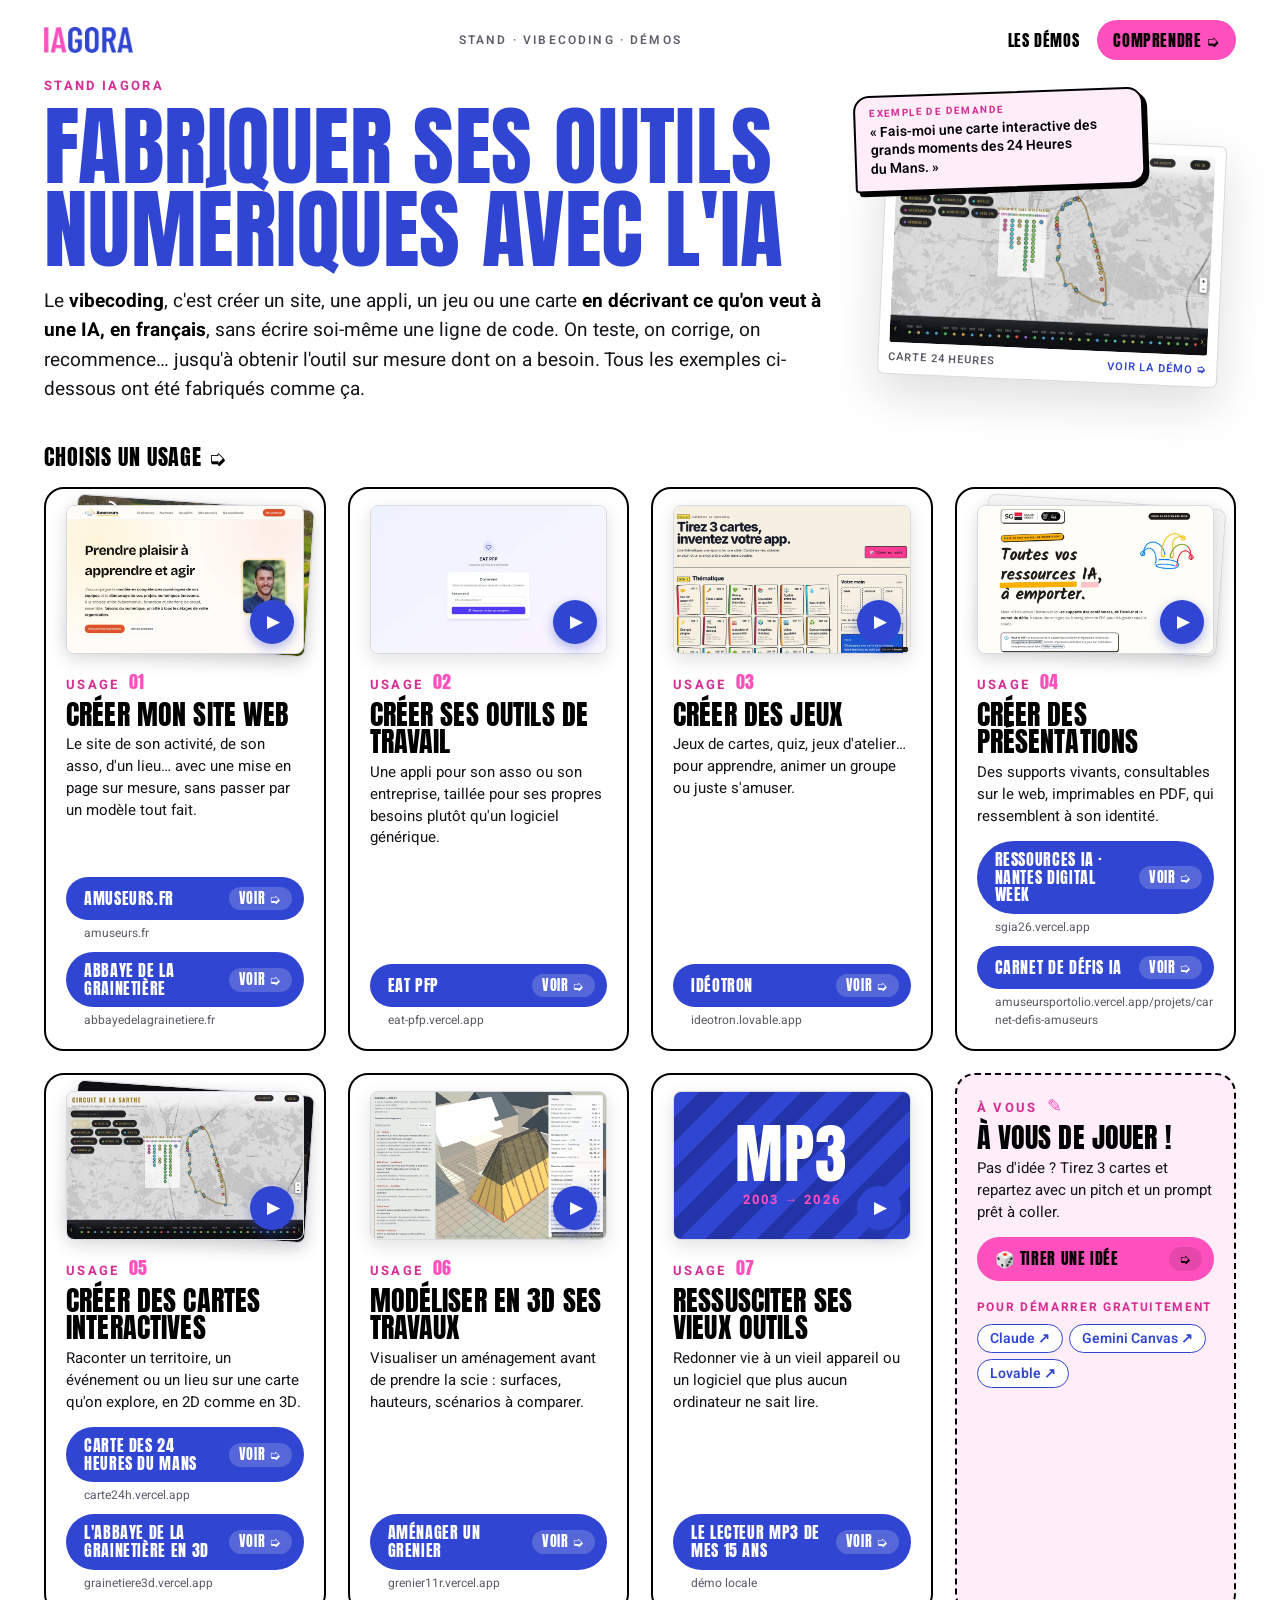
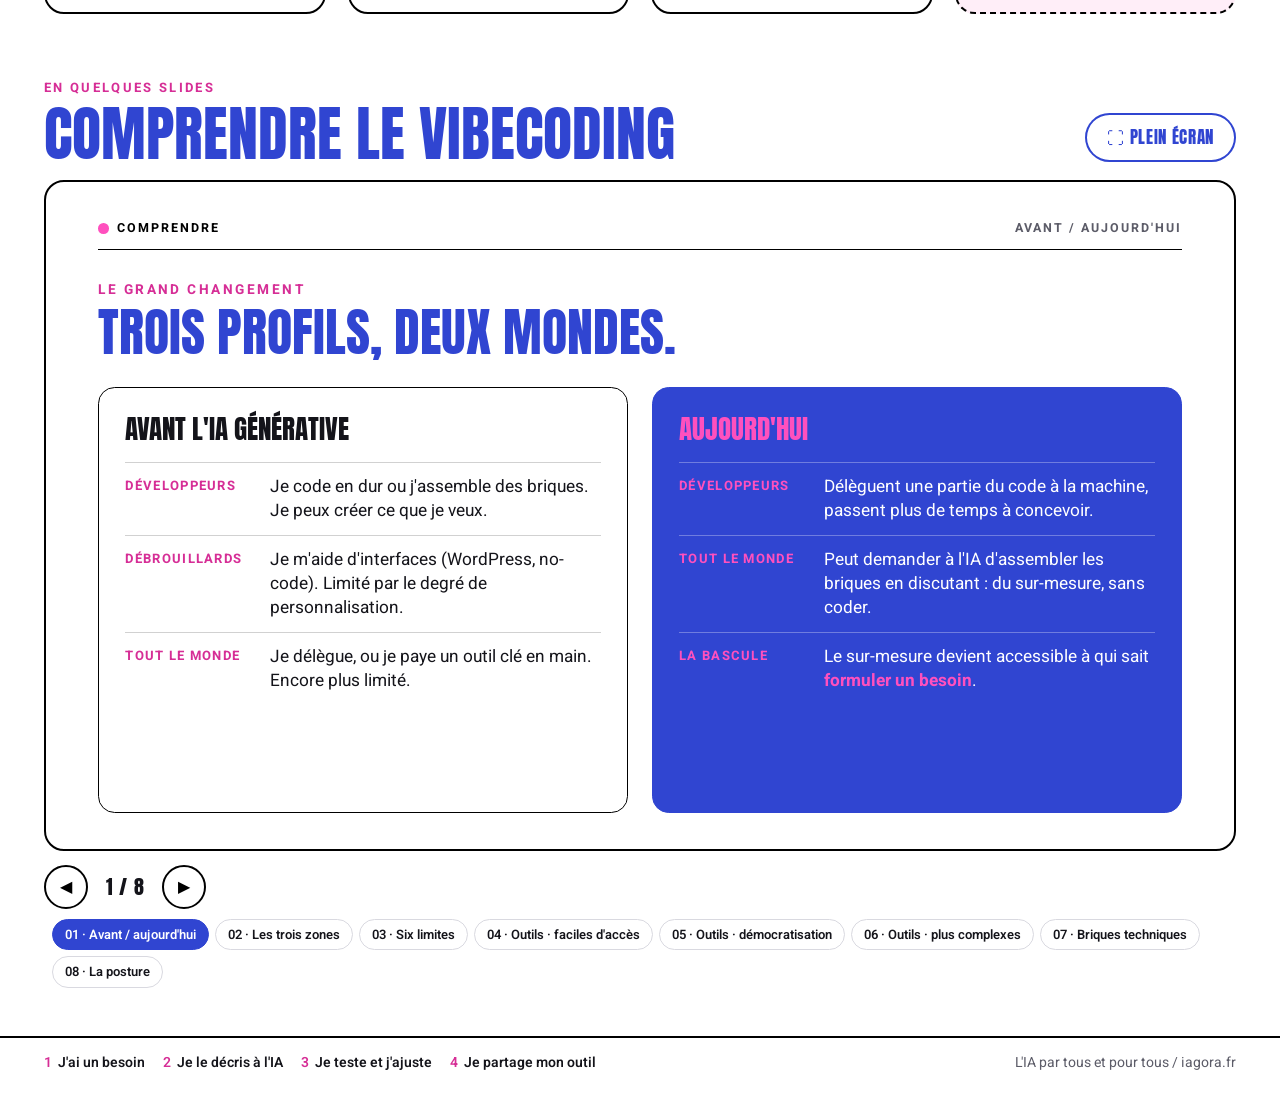
<file: index.html>
<!doctype html>
<html lang="fr">
<head>
  <meta charset="utf-8">
  <meta name="viewport" content="width=device-width, initial-scale=1">
  <title>Fabriquer ses outils numériques avec l'IA</title>
  <meta name="description" content="Stand IAgora : découvrir le vibecoding en démos. Sites web, outils de travail, jeux, présentations, cartes, 3D… fabriqués en discutant avec l'IA.">
  <link rel="icon" href="assets/logo-iagora.png">
  <link rel="preconnect" href="https://fonts.googleapis.com">
  <link rel="preconnect" href="https://fonts.gstatic.com" crossorigin>
  <link href="https://fonts.googleapis.com/css2?family=Anton&family=Heebo:wght@400;600;700&display=swap" rel="stylesheet">
  <link rel="stylesheet" href="style.css">
  <script src="app.js" defer></script>
</head>
<body>
  <header>
    <div class="wrap">
      <a href="https://iagora.fr/" aria-label="IAgora"><img class="logo" src="assets/logo-iagora.png" alt="IAgora"></a>
      <span class="tag">Stand · Vibecoding · Démos</span>
      <nav class="nav">
        <a class="nav-link" href="#demos">Les démos</a>
        <a class="nav-link nav-pill" href="#comprendre">Comprendre ➭</a>
      </nav>
    </div>
  </header>

  <main>
    <div class="wrap">
      <div class="hero">
        <div>
          <p class="eyebrow">Stand IAgora</p>
          <h1>Fabriquer ses outils numériques <span class="nowrap">avec l'IA</span></h1>
          <p class="lead">Le <strong>vibecoding</strong>, c'est créer un site, une appli, un jeu ou une carte <strong>en décrivant ce qu'on veut à une IA, en français</strong>, sans écrire soi-même une ligne de code. On teste, on corrige, on recommence… jusqu'à obtenir l'outil sur mesure dont on a besoin. Tous les exemples ci-dessous ont été fabriqués comme ça.</p>
        </div>
        <button class="hero-demo" type="button" data-demo="carte24h" aria-label="Ouvrir la démo : la carte interactive des 24 Heures du Mans">
          <span class="bulle"><small>Exemple de demande</small>«&nbsp;Fais-moi une carte interactive des grands moments des 24&nbsp;Heures du&nbsp;Mans.&nbsp;»</span>
          <img src="assets/demos/carte24h.webp" width="800" height="500" alt="">
          <span class="hero-legende"><span>Carte 24 Heures</span><span>Voir la démo ➭</span></span>
        </button>
      </div>

      <h2 class="choose" id="demos">Choisis un usage ➭</h2>
      <div class="usages" id="usages"></div>

      <section class="comprendre" id="comprendre" aria-labelledby="comprendre-titre">
        <div class="comprendre-head">
          <div>
            <p class="eyebrow">En quelques slides</p>
            <h2 class="section-title" id="comprendre-titre">Comprendre le vibecoding</h2>
          </div>
          <button class="cta cta-outline" type="button" id="deck-fs">⛶ Plein écran</button>
        </div>

        <div class="deck" id="deck" tabindex="0" aria-roledescription="diaporama" aria-label="Diaporama : comprendre le vibecoding">
          <div class="deck-stage">

            <!-- Slide 1 · Avant / Aujourd'hui -->
            <article class="slide" data-title="Avant / aujourd'hui">
              <div class="s-chrome"><span><i class="dot"></i>Comprendre</span><span>Avant / Aujourd'hui</span></div>
              <p class="s-eyebrow">Le grand changement</p>
              <h3 class="s-title">Trois profils, deux mondes.</h3>
              <div class="s-world">
                <div class="s-side">
                  <h4>Avant l'IA générative</h4>
                  <div class="s-row"><b>Développeurs</b><span>Je code en dur ou j'assemble des briques. Je peux créer ce que je veux.</span></div>
                  <div class="s-row"><b>Débrouillards</b><span>Je m'aide d'interfaces (WordPress, no-code). Limité par le degré de personnalisation.</span></div>
                  <div class="s-row"><b>Tout le monde</b><span>Je délègue, ou je paye un outil clé en main. Encore plus limité.</span></div>
                </div>
                <div class="s-side after">
                  <h4>Aujourd'hui</h4>
                  <div class="s-row"><b>Développeurs</b><span>Délèguent une partie du code à la machine, passent plus de temps à concevoir.</span></div>
                  <div class="s-row"><b>Tout le monde</b><span>Peut demander à l'IA d'assembler les briques en discutant&nbsp;: du sur-mesure, sans coder.</span></div>
                  <div class="s-row"><b>La bascule</b><span>Le sur-mesure devient accessible à qui sait <strong>formuler un besoin</strong>.</span></div>
                </div>
              </div>
            </article>

            <!-- Slide 2 · Trois zones -->
            <article class="slide" data-title="Les trois zones">
              <div class="s-chrome"><span><i class="dot"></i>Comprendre</span><span>Cartographie</span></div>
              <p class="s-eyebrow">Savoir où l'on met les pieds</p>
              <h3 class="s-title">Les trois zones du vibe coding.</h3>
              <div class="s-g3">
                <div class="s-card zone z1"><div class="s-n">01</div><h4>La zone confortable</h4><p>Pages statiques, jeux, prototypes, outils perso, sites vitrines simples. L'IA est à l'aise, vous itérez vite.</p></div>
                <div class="s-card zone z2"><div class="s-n">02</div><h4>La zone exigeante</h4><p>Applis avec données, comptes utilisateurs, intégrations. Possible, mais il faut comprendre quelques concepts.</p></div>
                <div class="s-card zone z3"><div class="s-n">03</div><h4>La zone à éviter</h4><p>Logiciels critiques, paiements, données sensibles, fortes contraintes de sécurité. Mieux vaut s'entourer.</p></div>
              </div>
              <p class="s-src">D'après Alexis Kovalenko, <b>«&nbsp;Que faut-il vibe coder&nbsp;?&nbsp;»</b></p>
            </article>

            <!-- Slide 3 · Limites -->
            <article class="slide" data-title="Six limites">
              <div class="s-chrome"><span><i class="dot alert"></i>Comprendre</span><span>Limites</span></div>
              <p class="s-eyebrow">Ne pas s'enflammer</p>
              <h3 class="s-title">Six limites à garder en tête.</h3>
              <div class="s-g3 compact">
                <div class="s-card"><p class="s-k">01 · Qualité</p><h4>Le code n'est pas toujours bon.</h4><p>Il fonctionne souvent, mais peut être lourd, redondant, fragile sur les cas tordus.</p></div>
                <div class="s-card"><p class="s-k">02 · Sécurité</p><h4>Des failles invisibles.</h4><p>Clés exposées, requêtes non protégées, données mal isolées. À auditer dès que c'est public.</p></div>
                <div class="s-card"><p class="s-k">03 · Maintenance</p><h4>Qui reprend le projet dans 6&nbsp;mois&nbsp;?</h4><p>Sans documentation ni relecture humaine, un projet vibe-codé devient vite illisible.</p></div>
                <div class="s-card"><p class="s-k">04 · Fiabilité</p><h4>Monter en puissance.</h4><p>Ça marche pour 10 utilisateurs, pas forcément pour 10&nbsp;000. Charge, cas limites, performances.</p></div>
                <div class="s-card"><p class="s-k">05 · Intérêt</p><h4>Parfois, l'automatisation suffit.</h4><p>Un tableur bien branché peut résoudre le besoin sans construire une appli entière.</p></div>
                <div class="s-card"><p class="s-k">06 · Coût</p><h4>Les mauvaises surprises.</h4><p>Abonnements IA, hébergement, base de données&nbsp;: à anticiper avant de se lancer.</p></div>
              </div>
            </article>

            <!-- Slide 4 · Outils faciles -->
            <article class="slide" data-title="Outils · faciles d'accès">
              <div class="s-chrome"><span><i class="dot"></i>Outils · 1 / 3</span><span>Faciles d'accès</span></div>
              <span class="s-tag">Famille 01</span>
              <h3 class="s-title">Faciles d'accès, déjà dans vos pratiques.</h3>
              <div class="s-g2">
                <div class="s-card tool"><div class="s-row1"><span class="s-icon">G</span><span class="s-pill">Démarrage</span></div><h4>Canvas sur Gemini</h4><p class="s-url">gemini.google.com</p><p>Un espace dans Gemini pour générer une page interactive ou un mini-outil, sans rien installer. Idéal pour un premier prototype.</p><p class="s-price">Gratuit · offre payante à partir d'une vingtaine d'euros / mois</p></div>
                <div class="s-card tool"><div class="s-row1"><span class="s-icon">C</span><span class="s-pill">Démarrage</span></div><h4>Claude en direct</h4><p class="s-url">claude.ai</p><p>On décrit, Claude génère une page interactive visible immédiatement dans la conversation. Très bon pour itérer vite.</p><p class="s-price">Gratuit · offre payante à partir d'une vingtaine d'euros / mois</p></div>
              </div>
            </article>

            <!-- Slide 5 · Démocratisation -->
            <article class="slide" data-title="Outils · démocratisation">
              <div class="s-chrome"><span><i class="dot"></i>Outils · 2 / 3</span><span>Démocratisation</span></div>
              <span class="s-tag pink">Famille 02</span>
              <h3 class="s-title">Les outils qui démocratisent le sujet.</h3>
              <div class="s-g2">
                <div class="s-card tool"><div class="s-row1"><span class="s-icon pink">L</span><span class="s-pill">Asso / projet</span></div><h4>Lovable</h4><p class="s-url">lovable.dev</p><p>Vous décrivez une appli en français, Lovable génère l'interface, la base de données et le déploiement. Bon pour passer du proto à un vrai outil.</p><p class="s-price">Essai gratuit · abonnement mensuel (à partir de 21/25&nbsp;€ / mois)</p></div>
                <div class="s-card tool"><div class="s-row1"><span class="s-icon pink">B</span><span class="s-pill">Asso / projet</span></div><h4>Bolt</h4><p class="s-url">bolt.new</p><p>Même esprit, directement dans le navigateur. Génère une appli web complète depuis une description, déployable en un clic.</p><p class="s-price">Crédits gratuits · abonnement mensuel (à partir de 18/25&nbsp;$ / mois)</p></div>
              </div>
            </article>

            <!-- Slide 6 · Plus complexes -->
            <article class="slide" data-title="Outils · plus complexes">
              <div class="s-chrome"><span><i class="dot"></i>Outils · 3 / 3</span><span>Plus complexes</span></div>
              <span class="s-tag ink">Famille 03</span>
              <h3 class="s-title">Les outils plus complexes.</h3>
              <div class="s-g3">
                <div class="s-card tool"><div class="s-row1"><span class="s-icon ink">CC</span></div><h4>Claude Code</h4><p class="s-url">claude.com/code</p><p>Claude travaille directement dans vos fichiers et votre terminal.</p><p class="s-price">À partir de 15&nbsp;€ HT / mois (90&nbsp;€ HT pour un usage semi-intensif)</p></div>
                <div class="s-card tool"><div class="s-row1"><span class="s-icon ink">AG</span></div><h4>Google Antigravity</h4><p class="s-url">antigravity.google</p><p>L'environnement de développement de Google où des agents IA codent, testent et itèrent avec vous.</p><p class="s-price">À partir de 22&nbsp;€ / mois</p></div>
                <div class="s-card tool"><div class="s-row1"><span class="s-icon ink">CX</span></div><h4>Codex</h4><p class="s-url">openai.com/codex</p><p>L'agent de code d'OpenAI&nbsp;: modifie un projet, exécute du code. Plutôt pour développeurs.</p><p class="s-price">À partir de 21&nbsp;€ / mois (105&nbsp;€ pour un usage intensif)</p></div>
              </div>
            </article>

            <!-- Slide 7 · Briques techniques -->
            <article class="slide" data-title="Briques techniques">
              <div class="s-chrome"><span><i class="dot"></i>Pour être à l'aise</span><span>Vocabulaire</span></div>
              <p class="s-eyebrow">Pour discuter avec sa machine</p>
              <h3 class="s-title small">Quelques briques techniques à connaître, pas à pas.</h3>
              <div class="s-g4">
                <div class="s-card brick"><span class="s-n">01</span><h4>Hébergement</h4><p>La plateforme où tourne votre site ou certaines de ses briques.</p></div>
                <div class="s-card brick"><span class="s-n">02</span><h4>Nom de domaine</h4><p>L'adresse publique. Achat et renouvellement parfois séparés.</p></div>
                <div class="s-card brick"><span class="s-n">03</span><h4>API (et maintenant MCP)</h4><p>Le moyen pour deux services de se parler. Nécessite souvent de s'inscrire.</p></div>
                <div class="s-card brick"><span class="s-n">04</span><h4>Git / GitHub</h4><p>Le versionnage&nbsp;: garder l'historique et revenir en arrière.</p></div>
                <div class="s-card brick"><span class="s-n">05</span><h4>Framework</h4><p>Les briques préfabriquées sur lesquelles on s'appuie.</p></div>
                <div class="s-card brick"><span class="s-n">06</span><h4>Base de données</h4><p>Supabase, Airtable, SQLite… où vivent les données.</p></div>
                <div class="s-card brick"><span class="s-n">07</span><h4>Scraping</h4><p>Aller chercher des données publiques sur le web.</p></div>
                <div class="s-card brick"><span class="s-n">08</span><h4>Vocabulaire web</h4><p>Modale, colonnes, H1/H2, ancres, ICS… (conseil&nbsp;: les règles Opquast)</p></div>
                <div class="s-card brick"><span class="s-n">09</span><h4>Inspecteur</h4><p>L'outil du navigateur pour comprendre une page.</p></div>
                <div class="s-card brick"><span class="s-n">10</span><h4>Logs</h4><p>Les traces que laisse la machine, précieuses pour déboguer.</p></div>
                <div class="s-card brick"><span class="s-n">11</span><h4>Acteurs du marché</h4><p>Choisir entre Vercel, Netlify, Supabase, OVH, Clever Cloud…</p></div>
                <div class="s-card brick"><span class="s-n">12</span><h4>Le champ des possibles</h4><p>Ce que l'IA sait faire, et ce qu'elle ne sait pas (encore) bien faire.</p></div>
              </div>
            </article>

            <!-- Slide 8 · Posture -->
            <article class="slide" data-title="La posture">
              <div class="s-chrome"><span><i class="dot"></i>Pour être à l'aise</span><span>Posture</span></div>
              <p class="s-eyebrow">Le plus important n'est pas technique</p>
              <h3 class="s-title">La posture à adopter.</h3>
              <ul class="s-posture">
                <li><span class="s-n">01</span><p><b>Savoir ce que l'on veut</b>, ou savoir trancher. La machine reflète vos décisions.</p></li>
                <li><span class="s-n">02</span><p><b>Oser demander de l'aide</b> à la machine&nbsp;: son avis, ses options, ses recommandations.</p></li>
                <li><span class="s-n">03</span><p><b>Être pugnace</b>&nbsp;: accepter de se battre un peu, et savoir appeler un humain à la rescousse.</p></li>
                <li><span class="s-n">04</span><p><b>S'entourer</b>&nbsp;: d'amis bricoleurs, d'un dev, d'une communauté.</p></li>
                <li><span class="s-n">05</span><p><b>Être exigeant·e et critique</b> sur ce que produit la machine. Elle se trompe, vous arbitrez.</p></li>
                <li><span class="s-n">06</span><p><b>Connaître ses limites</b>&nbsp;: jusqu'où aller seul·e, où s'arrêter, où déléguer.</p></li>
              </ul>
            </article>

          </div>
          <div class="deck-bar">
            <button class="deck-btn" type="button" id="deck-prev" aria-label="Slide précédente">◀</button>
            <span class="deck-count" id="deck-count" aria-live="polite">1 / 8</span>
            <button class="deck-btn" type="button" id="deck-next" aria-label="Slide suivante">▶</button>
            <ol class="deck-chips" id="deck-chips"></ol>
            <button class="deck-btn deck-exit" type="button" id="deck-exit" aria-label="Quitter le plein écran">✕</button>
          </div>
        </div>
      </section>
    </div>
  </main>

  <footer>
    <div class="wrap">
      <ol class="steps">
        <li><span>1</span>J'ai un besoin</li>
        <li><span>2</span>Je le décris à l'IA</li>
        <li><span>3</span>Je teste et j'ajuste</li>
        <li><span>4</span>Je partage mon outil</li>
      </ol>
      <span>L'IA par tous et pour tous / iagora.fr</span>
    </div>
  </footer>

  <dialog class="viewer" id="viewer" aria-labelledby="viewer-title">
    <div class="viewer-bar">
      <div class="viewer-id">
        <span class="viewer-usage" id="viewer-usage"></span>
        <h2 id="viewer-title"></h2>
      </div>
      <div class="viewer-actions">
        <button class="v-btn" type="button" id="viewer-notes-btn" aria-expanded="false" aria-controls="viewer-notes">💬 Quoi montrer</button>
        <button class="v-btn v-icon" type="button" id="viewer-prev" aria-label="Démo précédente">◀</button>
        <button class="v-btn v-icon" type="button" id="viewer-next" aria-label="Démo suivante">▶</button>
        <a class="v-btn" id="viewer-open" href="#" target="_blank" rel="noopener">Nouvel onglet ↗</a>
        <button class="v-btn v-close" type="button" id="viewer-close">Fermer ✕</button>
      </div>
    </div>
    <div class="viewer-body">
      <p class="viewer-loading">Chargement de la démo…</p>
      <iframe id="viewer-frame" title="Démo" allow="fullscreen; autoplay; clipboard-write; xr-spatial-tracking" allowfullscreen></iframe>
      <aside class="viewer-notes" id="viewer-notes" hidden>
        <p class="eyebrow">Pour l'animateur</p>
        <ul id="viewer-notes-list"></ul>
        <p class="viewer-url" id="viewer-url"></p>
      </aside>
    </div>
  </dialog>
</body>
</html>
</file>
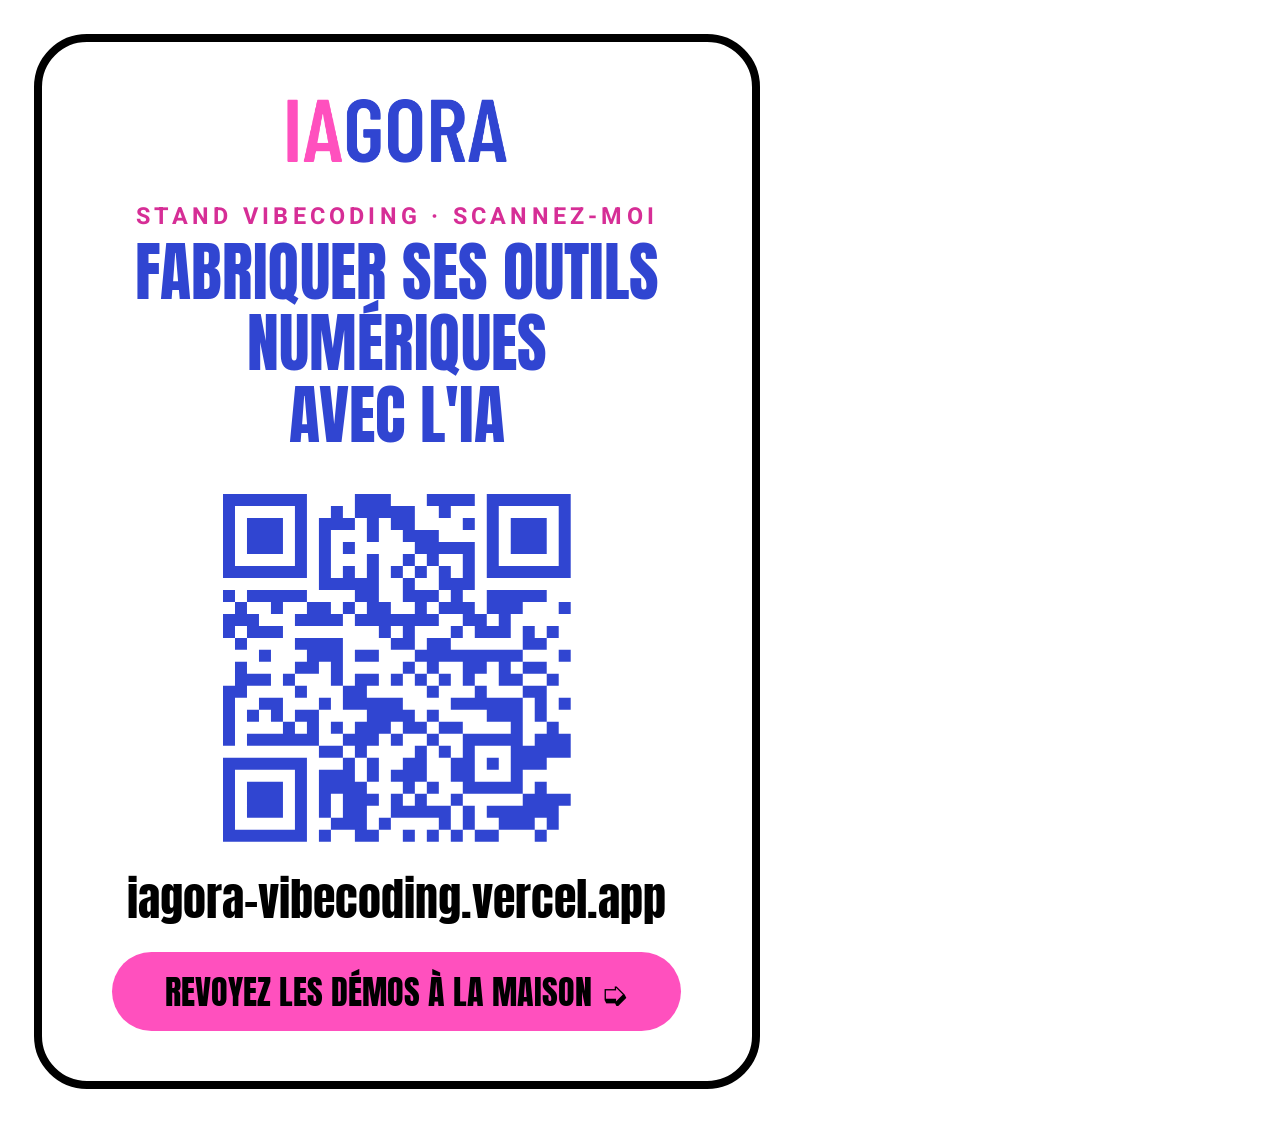
<file: affiche/affiche.html>
<!doctype html>
<html lang="fr"><head><meta charset="utf-8"><title>Affiche stand vibecoding</title>
<link href="https://fonts.googleapis.com/css2?family=Anton&family=Heebo:wght@600;700&display=swap" rel="stylesheet">
<style>
@page { size: A4; margin: 0; }
*{box-sizing:border-box} html,body{margin:0;background:#fff}
.poster{width:210mm;height:297mm;padding:9mm;display:flex}
.frame{flex:1;border:2.2mm solid #000;border-radius:14mm;display:flex;flex-direction:column;align-items:center;text-align:center;padding:15mm 12mm 13mm}
.logo{height:17mm}
.eyebrow{margin:11mm 0 2mm;font:700 6.2mm/1 Heebo,sans-serif;letter-spacing:.18em;text-transform:uppercase;color:#d62e96}
h1{margin:0;font:400 17mm/1.12 Anton,sans-serif;text-transform:uppercase;color:#3045d1}
.qr{width:92mm;height:92mm;margin:auto 0 0}
.qr svg{width:100%;height:100%;display:block}
.url{margin:9mm 0 0;font:400 12.2mm/1 Anton,sans-serif;color:#000}
.pill{margin:8mm 0 0;padding:6mm 14mm;border-radius:999px;background:#ff50be;font:400 9mm/1 Anton,sans-serif;text-transform:uppercase;color:#000}
</style></head><body><div class="poster"><div class="frame">
<img class="logo" src="../assets/logo-iagora.png" alt="IAgora">
<p class="eyebrow">Stand vibecoding · Scannez-moi</p>
<h1>Fabriquer ses outils<br>numériques<br>avec l'IA</h1>
<div class="qr"><svg xmlns="http://www.w3.org/2000/svg" viewBox="0 0 290 290" class="segno"><path transform="scale(10)" class="qrline" stroke="#3045d1" d="M0 0.5h7m4 0h3m3 0h4m1 0h7m-29 1h1m5 0h1m2 0h1m1 0h5m2 0h1m3 0h1m5 0h1m-29 1h1m1 0h3m1 0h1m1 0h3m1 0h1m1 0h2m4 0h1m1 0h1m1 0h3m1 0h1m-29 1h1m1 0h3m1 0h1m1 0h1m3 0h1m2 0h3m4 0h1m1 0h3m1 0h1m-29 1h1m1 0h3m1 0h1m1 0h1m1 0h1m5 0h5m1 0h1m1 0h3m1 0h1m-29 1h1m5 0h1m1 0h1m3 0h1m2 0h1m1 0h1m2 0h1m1 0h1m5 0h1m-29 1h7m1 0h1m1 0h1m1 0h1m1 0h1m1 0h1m1 0h1m1 0h1m1 0h7m-21 1h5m2 0h1m2 0h3m-21 1h1m1 0h5m4 0h2m2 0h3m1 0h1m2 0h5m-26 1h1m2 0h1m2 0h2m1 0h1m1 0h2m2 0h1m1 0h3m1 0h3m3 0h1m-29 1h3m3 0h4m1 0h7m2 0h2m1 0h1m-24 1h1m1 0h3m8 0h1m1 0h1m3 0h1m1 0h3m1 0h1m1 0h1m-27 1h1m4 0h4m4 0h2m1 0h2m6 0h2m-24 1h1m3 0h3m1 0h2m3 0h9m3 0h1m-28 1h1m4 0h2m1 0h1m5 0h1m1 0h1m2 0h2m1 0h1m1 0h2m-26 1h3m1 0h1m3 0h1m1 0h2m1 0h1m1 0h1m1 0h1m1 0h1m2 0h2m2 0h1m-28 1h2m4 0h1m3 0h2m5 0h1m3 0h1m3 0h2m-27 1h1m2 0h2m3 0h1m1 0h5m4 0h6m1 0h1m1 0h1m-29 1h1m1 0h1m1 0h1m1 0h2m4 0h4m1 0h1m4 0h3m1 0h1m-27 1h1m4 0h1m1 0h1m1 0h1m1 0h3m1 0h2m1 0h2m4 0h1m2 0h1m-28 1h1m1 0h6m2 0h3m1 0h1m2 0h1m2 0h5m1 0h3m-21 1h2m1 0h1m4 0h1m1 0h1m1 0h1m3 0h5m-29 1h7m3 0h1m1 0h1m2 0h2m2 0h2m1 0h1m1 0h3m-27 1h1m5 0h1m1 0h3m1 0h1m1 0h3m2 0h2m3 0h1m-25 1h1m1 0h3m1 0h1m1 0h4m3 0h1m1 0h1m2 0h5m1 0h1m-27 1h1m1 0h3m1 0h1m1 0h1m1 0h3m1 0h1m1 0h1m2 0h1m5 0h4m-29 1h1m1 0h3m1 0h1m1 0h1m1 0h2m2 0h5m1 0h1m1 0h6m-28 1h1m5 0h1m2 0h3m1 0h1m4 0h1m1 0h1m2 0h3m1 0h1m-28 1h7m1 0h1m2 0h2m2 0h1m1 0h1m1 0h1m1 0h2m3 0h1"/></svg></div>
<p class="url">iagora-vibecoding.vercel.app</p>
<p class="pill">Revoyez les démos à la maison ➭</p>
</div></div></body></html>
</file>
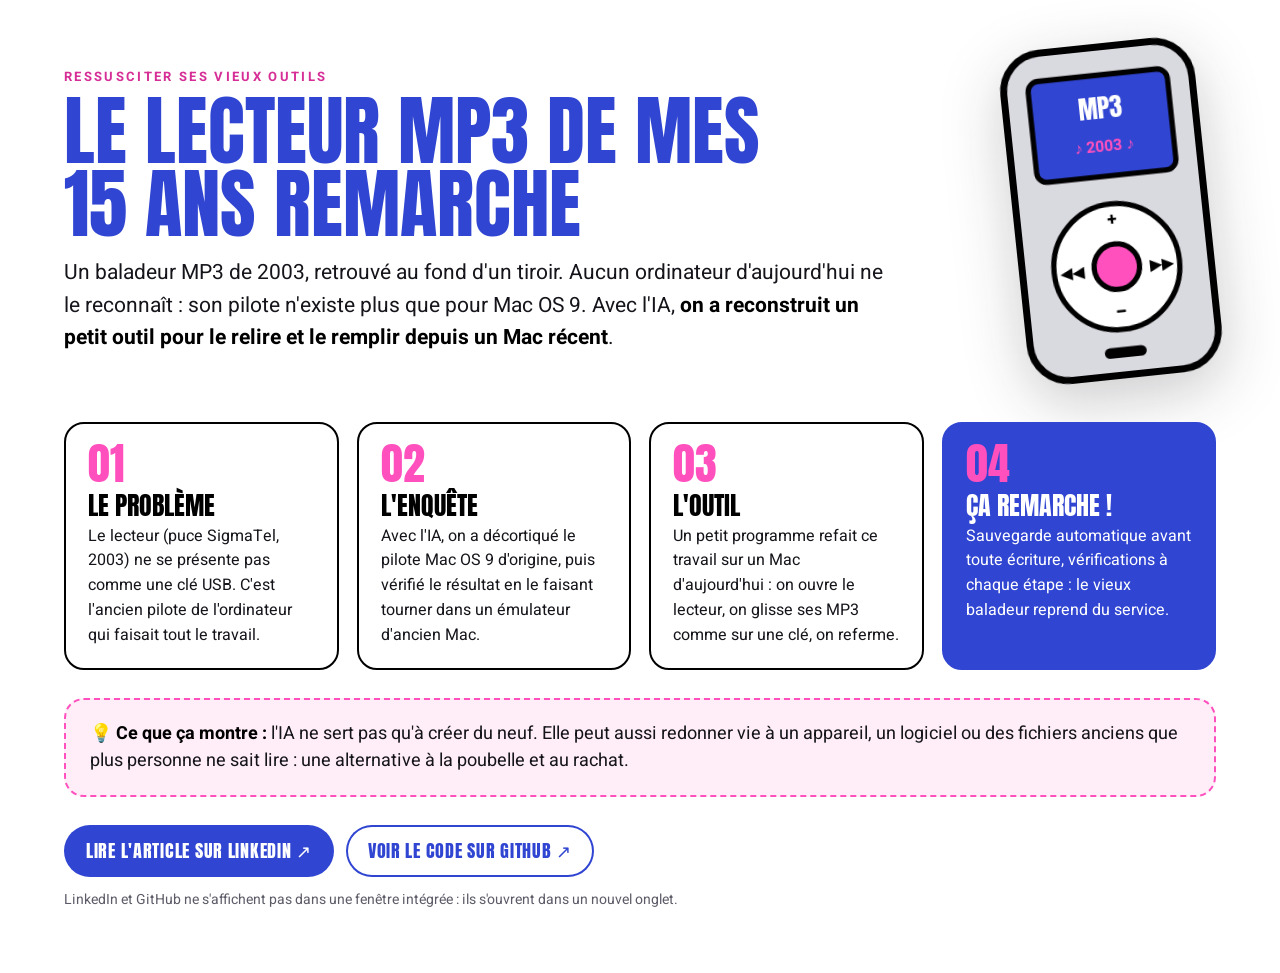
<file: demos/mp3.html>
<!doctype html>
<html lang="fr">
<head>
  <meta charset="utf-8">
  <meta name="viewport" content="width=device-width, initial-scale=1">
  <title>Le lecteur MP3 de mes 15 ans</title>
  <link rel="icon" href="../assets/logo-iagora.png">
  <link rel="preconnect" href="https://fonts.googleapis.com">
  <link rel="preconnect" href="https://fonts.gstatic.com" crossorigin>
  <link href="https://fonts.googleapis.com/css2?family=Anton&family=Heebo:wght@400;600;700&display=swap" rel="stylesheet">
  <style>
    :root {
      --blue-600: #3045d1; --blue-50: #eef0fc;
      --pink-600: #ff50be; --pink-700: #d62e96; --pink-50: #ffeef8;
      --ink-900: #000; --ink-800: #14141a; --ink-500: #5c5c68; --ink-200: #d9d9e0; --white: #fff;
      --font-display: "Anton", "Archivo Narrow", "Helvetica Neue", Arial, sans-serif;
      --font-body: "Heebo", "Helvetica Neue", Arial, sans-serif;
      --radius-lg: 20px; --radius-pill: 999px;
      --shadow-lg: 0 18px 48px rgba(20, 20, 26, .14);
      --ease-out: cubic-bezier(.22, .61, .36, 1);
    }
    * { box-sizing: border-box; }
    html, body { margin: 0; }
    body { background: var(--white); color: var(--ink-800); font-family: var(--font-body); font-size: 18px; line-height: 1.55; -webkit-font-smoothing: antialiased; }
    .wrap { max-width: 1200px; margin: 0 auto; padding: 36px 24px 48px; }
    .eyebrow { margin: 0 0 8px; font-size: 13px; font-weight: 700; letter-spacing: .18em; text-transform: uppercase; color: var(--pink-700); }
    h1 { margin: 0; font-family: var(--font-display); font-weight: 400; font-size: clamp(40px, 6vw, 80px); line-height: .95; text-transform: uppercase; color: var(--blue-600); }
    .lead { max-width: 820px; margin: 16px 0 0; font-size: clamp(17px, 1.7vw, 21px); }
    .lead strong { color: var(--ink-900); }

    .hero { display: grid; grid-template-columns: 1fr auto; gap: 24px 56px; align-items: center; }
    .player { width: 210px; transform: rotate(-6deg); filter: drop-shadow(0 18px 30px rgba(20,20,26,.22)); }

    .timeline { display: grid; grid-template-columns: repeat(4, minmax(0, 1fr)); gap: 18px; margin: 36px 0 0; padding: 0; list-style: none; }
    .timeline li { position: relative; padding: 20px 22px; border: 2px solid var(--ink-900); border-radius: var(--radius-lg); background: var(--white); }
    .timeline li.win { background: var(--blue-600); border-color: var(--blue-600); color: var(--white); }
    .timeline .k { font-family: var(--font-display); font-size: 44px; line-height: .9; color: var(--pink-600); }
    .timeline h2 { margin: 8px 0 6px; font-family: var(--font-display); font-weight: 400; font-size: 26px; line-height: 1; text-transform: uppercase; color: var(--ink-900); }
    .timeline li.win h2 { color: var(--white); }
    .timeline p { margin: 0; font-size: 16px; }

    .lesson { margin-top: 28px; padding: 20px 24px; border: 2px dashed var(--pink-600); border-radius: var(--radius-lg); background: var(--pink-50); font-size: 18px; }
    .lesson strong { color: var(--ink-900); }

    .links { display: flex; flex-wrap: wrap; gap: 12px; margin-top: 28px; }
    .cta { display: inline-flex; align-items: center; gap: 10px; padding: 12px 22px; border-radius: var(--radius-pill); background: var(--blue-600); color: var(--white); font-family: var(--font-display); font-size: 18px; letter-spacing: .04em; text-transform: uppercase; text-decoration: none; transition: background-color 220ms var(--ease-out), color 220ms var(--ease-out); }
    .cta:hover { background: var(--pink-600); color: var(--ink-900); }
    .cta.outline { background: var(--white); color: var(--blue-600); box-shadow: inset 0 0 0 2px var(--blue-600); }
    .cta.outline:hover { background: var(--blue-600); color: var(--white); }
    .note { margin-top: 12px; font-size: 14px; color: var(--ink-500); }

    @media (max-width: 960px) {
      .timeline { grid-template-columns: 1fr 1fr; }
      .hero { grid-template-columns: 1fr; }
      .player { width: 150px; }
    }
    @media (max-width: 560px) { .timeline { grid-template-columns: 1fr; } }
  </style>
</head>
<body>
  <div class="wrap">
    <div class="hero">
      <div>
        <p class="eyebrow">Ressusciter ses vieux outils</p>
        <h1>Le lecteur MP3 de mes 15&nbsp;ans remarche</h1>
        <p class="lead">Un baladeur MP3 de 2003, retrouvé au fond d'un tiroir. Aucun ordinateur d'aujourd'hui ne le reconnaît&nbsp;: son pilote n'existe plus que pour Mac&nbsp;OS&nbsp;9. Avec l'IA, <strong>on a reconstruit un petit outil pour le relire et le remplir depuis un Mac récent</strong>.</p>
      </div>
      <svg class="player" viewBox="0 0 120 200" aria-hidden="true">
        <rect x="6" y="6" width="108" height="188" rx="22" fill="#d9d9e0" stroke="#000" stroke-width="4"/>
        <rect x="20" y="22" width="80" height="58" rx="6" fill="#3045d1" stroke="#000" stroke-width="3"/>
        <text x="60" y="47" text-anchor="middle" font-family="Anton, Arial, sans-serif" font-size="15" fill="#fff">MP3</text>
        <text x="60" y="66" text-anchor="middle" font-family="Heebo, Arial, sans-serif" font-weight="700" font-size="9" fill="#ff50be">♪ 2003 ♪</text>
        <circle cx="60" cy="132" r="36" fill="#fff" stroke="#000" stroke-width="3"/>
        <circle cx="60" cy="132" r="13" fill="#ff50be" stroke="#000" stroke-width="3"/>
        <text x="60" y="108" text-anchor="middle" font-size="10" font-weight="700" font-family="Heebo, Arial">+</text>
        <text x="60" y="162" text-anchor="middle" font-size="12" font-weight="700" font-family="Heebo, Arial">−</text>
        <text x="34" y="136" text-anchor="middle" font-size="9" font-family="Heebo, Arial">◀◀</text>
        <text x="86" y="136" text-anchor="middle" font-size="9" font-family="Heebo, Arial">▶▶</text>
        <rect x="48" y="178" width="24" height="6" rx="3" fill="#000"/>
      </svg>
    </div>

    <ol class="timeline">
      <li>
        <div class="k">01</div>
        <h2>Le problème</h2>
        <p>Le lecteur (puce SigmaTel, 2003) ne se présente pas comme une clé&nbsp;USB. C'est l'ancien pilote de l'ordinateur qui faisait tout le travail.</p>
      </li>
      <li>
        <div class="k">02</div>
        <h2>L'enquête</h2>
        <p>Avec l'IA, on a décortiqué le pilote Mac&nbsp;OS&nbsp;9 d'origine, puis vérifié le résultat en le faisant tourner dans un émulateur d'ancien Mac.</p>
      </li>
      <li>
        <div class="k">03</div>
        <h2>L'outil</h2>
        <p>Un petit programme refait ce travail sur un Mac d'aujourd'hui&nbsp;: on ouvre le lecteur, on glisse ses MP3 comme sur une clé, on referme.</p>
      </li>
      <li class="win">
        <div class="k">04</div>
        <h2>Ça remarche&nbsp;!</h2>
        <p>Sauvegarde automatique avant toute écriture, vérifications à chaque étape&nbsp;: le vieux baladeur reprend du service.</p>
      </li>
    </ol>

    <p class="lesson">💡 <strong>Ce que ça montre&nbsp;:</strong> l'IA ne sert pas qu'à créer du neuf. Elle peut aussi redonner vie à un appareil, un logiciel ou des fichiers anciens que plus personne ne sait lire&nbsp;: une alternative à la poubelle et au rachat.</p>

    <div class="links">
      <a class="cta" href="https://www.linkedin.com/pulse/le-lecteur-mp3-de-mes-15-ans-est-fonctionnel-merci-lia-chatry-0ynfe/" target="_blank" rel="noopener">Lire l'article sur LinkedIn ↗</a>
      <a class="cta outline" href="https://github.com/mamatdunet/drivers-napa-pa11" target="_blank" rel="noopener">Voir le code sur GitHub ↗</a>
    </div>
    <p class="note">LinkedIn et GitHub ne s'affichent pas dans une fenêtre intégrée&nbsp;: ils s'ouvrent dans un nouvel onglet.</p>
  </div>
</body>
</html>
</file>
<file: style.css>
/* Charte IAgora : bleu #3045d1, rose #ff50be, Anton + Heebo */
:root {
  --blue-600: #3045d1;
  --blue-700: #2334a8;
  --blue-50: #eef0fc;
  --pink-600: #ff50be;
  --pink-700: #d62e96;
  --pink-100: #ffd9f0;
  --pink-50: #ffeef8;
  --ink-900: #000000;
  --ink-800: #14141a;
  --ink-500: #5c5c68;
  --ink-200: #d9d9e0;
  --white: #ffffff;
  --font-display: "Anton", "Archivo Narrow", "Helvetica Neue", Arial, sans-serif;
  --font-body: "Heebo", "Helvetica Neue", Arial, sans-serif;
  --radius-md: 12px;
  --radius-lg: 20px;
  --radius-pill: 999px;
  --shadow-md: 0 6px 18px rgba(20, 20, 26, .12);
  --shadow-lg: 0 18px 48px rgba(20, 20, 26, .14);
  --ease-out: cubic-bezier(.22, .61, .36, 1);
}

* { box-sizing: border-box; }
html, body { margin: 0; }
html { scroll-behavior: smooth; }
html.modal-open { overflow: hidden; }
body {
  min-height: 100dvh;
  display: flex;
  flex-direction: column;
  background: var(--white);
  color: var(--ink-800);
  font-family: var(--font-body);
  font-size: 17px;
  line-height: 1.5;
  -webkit-font-smoothing: antialiased;
}
a { color: var(--blue-600); }
button { font: inherit; }

.wrap { width: 100%; max-width: 1240px; margin: 0 auto; padding: 0 24px; }

/* ---------- En-tête ---------- */
header { padding: 20px 0 0; }
header .wrap { display: flex; align-items: center; justify-content: space-between; gap: 16px; }
.logo { height: 26px; width: auto; display: block; }
.tag { font-size: 12px; font-weight: 600; letter-spacing: .18em; text-transform: uppercase; color: var(--ink-500); }
.nav { display: flex; align-items: center; gap: 18px; }
.nav-link {
  font-family: var(--font-display); font-size: 16px; letter-spacing: .04em; text-transform: uppercase;
  color: var(--ink-900); text-decoration: none;
}
.nav-link:hover { color: var(--pink-700); }
.nav-pill { padding: 8px 16px; border-radius: var(--radius-pill); background: var(--pink-600); color: var(--ink-900); }
.nav-pill:hover { background: var(--blue-600); color: var(--white); }

main { flex: 1; padding: 16px 0 48px; }

/* ---------- Héros ---------- */
.eyebrow { margin: 0 0 8px; font-size: 13px; font-weight: 700; letter-spacing: .18em; text-transform: uppercase; color: var(--pink-700); }
h1 {
  margin: 0; font-family: var(--font-display); font-weight: 400;
  font-size: clamp(38px, 7vw, 88px); line-height: .95; letter-spacing: .005em;
  text-transform: uppercase; color: var(--blue-600);
}
.nowrap { white-space: nowrap; }
.lead { max-width: 820px; margin: 16px 0 0; font-size: clamp(16px, 1.6vw, 19px); line-height: 1.55; }
.lead strong { font-weight: 700; color: var(--ink-900); }

.hero { display: grid; grid-template-columns: 1fr auto; align-items: center; gap: 24px 56px; }
.hero-demo {
  position: relative; display: block; width: 340px; margin: 40px 14px 0 0; padding: 10px 10px 8px;
  border: 1px solid var(--ink-200); border-radius: 6px; background: var(--white); box-shadow: var(--shadow-lg);
  cursor: pointer; text-align: left; color: inherit;
  transform: rotate(2.5deg); transition: transform 220ms var(--ease-out);
}
.hero-demo:hover { transform: rotate(0deg) translateY(-4px); }
.hero-demo:focus-visible { outline: none; box-shadow: var(--shadow-lg), 0 0 0 4px var(--blue-50), 0 0 0 6px var(--blue-600); }
.hero-demo img { display: block; width: 100%; height: auto; border-radius: 3px; }
.bulle {
  position: absolute; left: -34px; top: -46px; max-width: 290px; padding: 10px 14px 11px;
  border: 2px solid var(--ink-900); border-radius: 16px 16px 16px 4px; background: var(--pink-50);
  font-size: 14px; font-weight: 600; line-height: 1.35; color: var(--ink-900);
  transform: rotate(-4.5deg); box-shadow: 4px 4px 0 var(--ink-900);
}
.bulle small { display: block; margin-bottom: 2px; font-size: 10px; font-weight: 700; letter-spacing: .14em; text-transform: uppercase; color: var(--pink-700); }
.hero-legende {
  display: flex; justify-content: space-between; gap: 10px; margin-top: 7px;
  font-size: 11px; font-weight: 600; letter-spacing: .08em; text-transform: uppercase; color: var(--ink-500);
}
.hero-legende span:last-child { color: var(--blue-600); }
.hero-demo:hover .hero-legende span:last-child { color: var(--pink-700); }

/* ---------- Usages ---------- */
.choose {
  margin: 36px 0 14px; scroll-margin-top: 16px;
  font-family: var(--font-display); font-weight: 400; font-size: 22px;
  letter-spacing: .04em; text-transform: uppercase; color: var(--ink-900);
}
.usages { display: grid; grid-template-columns: repeat(4, minmax(0, 1fr)); gap: 22px; }

.usage {
  position: relative; display: flex; flex-direction: column;
  padding: 16px 20px 20px; border: 2px solid var(--ink-900); border-radius: var(--radius-lg);
  background: var(--white);
  transition: transform 120ms var(--ease-out), box-shadow 220ms var(--ease-out), border-color 220ms var(--ease-out);
}
.usage:hover { transform: translateY(-3px); box-shadow: var(--shadow-lg); border-color: var(--blue-600); }

/* Pile de captures d'écran */
.pile {
  position: relative; display: block; width: 100%; aspect-ratio: 16 / 10; margin: 0 0 14px; padding: 0;
  border: 0; background: none; cursor: pointer;
}
.pile .ecran {
  position: absolute; inset: 0; overflow: hidden;
  border: 1px solid var(--ink-200); border-radius: 8px; background: var(--white);
  box-shadow: var(--shadow-md);
  transition: transform 220ms var(--ease-out);
}
.pile .ecran img { display: block; width: 100%; height: 100%; object-fit: cover; object-position: top; }
.pile.double .ecran:first-child { transform: rotate(4deg) translate(6px, -4px); }
.pile.double .ecran:last-child { transform: rotate(-1.5deg); }
.usage:hover .pile.double .ecran:first-child { transform: rotate(6deg) translate(12px, -8px); }
.usage:hover .pile .ecran:last-child { transform: rotate(0deg); }
.play {
  position: absolute; right: 10px; bottom: 10px; display: grid; place-items: center;
  width: 44px; height: 44px; padding-left: 3px; border-radius: 50%;
  background: var(--blue-600); color: var(--white); font-size: 17px;
  box-shadow: 0 4px 12px rgba(48, 69, 209, .4);
  transition: background-color 220ms var(--ease-out), transform 120ms var(--ease-out);
}
.pile:hover .play { background: var(--pink-600); color: var(--ink-900); transform: scale(1.08); }
.pile:focus-visible { outline: none; }
.pile:focus-visible .ecran:last-child { box-shadow: 0 0 0 4px var(--blue-50), 0 0 0 6px var(--blue-600); }

.vignette-mp3 {
  display: grid; place-content: center; width: 100%; height: 100%; text-align: center;
  background: repeating-linear-gradient(135deg, var(--blue-600) 0 18px, var(--blue-700) 18px 36px); color: var(--white);
}
.vignette-mp3 b { font-family: var(--font-display); font-weight: 400; font-size: 64px; line-height: 1; letter-spacing: .02em; }
.vignette-mp3 small { margin-top: 4px; font-size: 13px; font-weight: 700; letter-spacing: .16em; color: var(--pink-600); }

.num { font-size: 13px; font-weight: 700; letter-spacing: .18em; text-transform: uppercase; color: var(--pink-700); }
.num b { margin-left: 4px; font-family: var(--font-display); font-weight: 400; font-size: 18px; letter-spacing: .02em; color: var(--pink-600); }
.usage h2 {
  margin: 6px 0 6px; font-family: var(--font-display); font-weight: 400;
  font-size: clamp(24px, 2.2vw, 30px); line-height: .98; letter-spacing: .005em;
  text-transform: uppercase; color: var(--ink-900);
}
.usage > p { margin: 0 0 14px; font-size: 15px; line-height: 1.45; }

.demo-list { display: grid; gap: 10px; margin: auto 0 0; padding: 0; list-style: none; }
.demo-btn {
  display: flex; align-items: center; justify-content: space-between; gap: 10px; width: 100%;
  padding: 10px 12px 10px 18px; border: 0; border-radius: var(--radius-pill);
  background: var(--blue-600); color: var(--white); cursor: pointer; text-align: left;
  font-family: var(--font-display); font-size: 16px; letter-spacing: .04em; text-transform: uppercase; line-height: 1.1;
  transition: background-color 220ms var(--ease-out), color 220ms var(--ease-out), transform 120ms var(--ease-out);
}
.demo-btn:hover { background: var(--pink-600); color: var(--ink-900); }
.demo-btn:active { transform: scale(.97); }
.demo-btn:focus-visible { outline: none; box-shadow: 0 0 0 4px var(--pink-50), 0 0 0 6px var(--pink-600); }
.demo-go { flex-shrink: 0; padding: 4px 10px; border-radius: var(--radius-pill); background: rgba(255, 255, 255, .18); font-size: 14px; }
.demo-btn.pink { background: var(--pink-600); color: var(--ink-900); }
.demo-btn.pink:hover { background: var(--blue-600); color: var(--white); }
.demo-btn.pink .demo-go { background: rgba(0, 0, 0, .1); }
.url { display: block; margin: 4px 0 0 18px; font-size: 12px; color: var(--ink-500); overflow-wrap: anywhere; }

.usage.extra { border-style: dashed; background: var(--pink-50); }
.usage.extra:hover { border-color: var(--pink-700); }
.usage.extra .demo-list { margin-top: 0; }
.extra-label { margin: 18px 0 8px !important; font-size: 12px !important; font-weight: 700; letter-spacing: .14em; text-transform: uppercase; color: var(--pink-700); }
.outils { display: flex; flex-wrap: wrap; gap: 6px; }
.chip {
  padding: 3px 12px; border: 1.5px solid var(--blue-600); border-radius: var(--radius-pill);
  background: var(--white); font-size: 14px; font-weight: 600; text-decoration: none; white-space: nowrap;
}
.chip:hover { background: var(--blue-600); color: var(--white); }

/* ---------- Comprendre : diaporama ---------- */
.comprendre { margin-top: 64px; scroll-margin-top: 16px; }
.comprendre-head { display: flex; flex-wrap: wrap; align-items: end; justify-content: space-between; gap: 12px 24px; margin-bottom: 18px; }
.section-title {
  margin: 0; font-family: var(--font-display); font-weight: 400;
  font-size: clamp(34px, 5vw, 60px); line-height: .95; text-transform: uppercase; color: var(--blue-600);
}
.cta {
  display: inline-flex; align-items: center; gap: 10px; padding: 12px 22px; border: 0; border-radius: var(--radius-pill);
  background: var(--blue-600); color: var(--white); cursor: pointer;
  font-family: var(--font-display); font-size: 17px; letter-spacing: .04em; text-transform: uppercase; text-decoration: none;
  transition: background-color 220ms var(--ease-out), color 220ms var(--ease-out);
}
.cta:hover { background: var(--pink-600); color: var(--ink-900); }
.cta-outline { background: var(--white); color: var(--blue-600); box-shadow: inset 0 0 0 2px var(--blue-600); }
.cta-outline:hover { background: var(--blue-600); color: var(--white); }

.deck { outline: none; }
.deck:focus-visible .deck-stage { box-shadow: 0 0 0 4px var(--blue-50), 0 0 0 6px var(--blue-600); }
.deck-stage {
  position: relative; container-type: inline-size; width: 100%; aspect-ratio: 16 / 9;
  border: 2px solid var(--ink-900); border-radius: var(--radius-lg); overflow: hidden; background: var(--white);
}
.deck-bar { display: flex; flex-wrap: wrap; align-items: center; gap: 10px; margin-top: 14px; }
.deck-btn {
  display: grid; place-items: center; width: 44px; height: 44px; border: 2px solid var(--ink-900); border-radius: 50%;
  background: var(--white); color: var(--ink-900); cursor: pointer; font-size: 16px;
}
.deck-btn:hover { background: var(--pink-50); }
.deck-count { min-width: 54px; text-align: center; font-family: var(--font-display); font-size: 20px; letter-spacing: .04em; }
.deck-chips { display: flex; flex-wrap: wrap; gap: 6px; margin: 0 0 0 8px; padding: 0; list-style: none; }
.deck-chips button {
  padding: 5px 12px; border: 1.5px solid var(--ink-200); border-radius: var(--radius-pill); background: var(--white);
  color: var(--ink-800); cursor: pointer; font-size: 13px; font-weight: 600;
}
.deck-chips button:hover { border-color: var(--blue-600); color: var(--blue-600); }
.deck-chips button[aria-current="true"] { border-color: var(--blue-600); background: var(--blue-600); color: var(--white); }
.deck-exit { display: none; margin-left: auto; }

/* Plein écran */
.deck:fullscreen, .deck.pseudo-fs {
  display: flex; flex-direction: column; align-items: center; justify-content: center; gap: 0;
  padding: 12px; background: var(--ink-900);
}
.deck.pseudo-fs { position: fixed; inset: 0; z-index: 50; }
.deck:fullscreen .deck-stage, .deck.pseudo-fs .deck-stage {
  width: min(100%, (100dvh - 80px) * 16 / 9); border: 0; border-radius: 8px; cursor: pointer;
}
.deck:fullscreen .deck-bar, .deck.pseudo-fs .deck-bar { justify-content: center; width: 100%; }
.deck:fullscreen .deck-count, .deck.pseudo-fs .deck-count { color: var(--white); }
.deck:fullscreen .deck-chips, .deck.pseudo-fs .deck-chips { display: none; }
.deck:fullscreen .deck-exit, .deck.pseudo-fs .deck-exit { display: grid; margin-left: 24px; }

/* ---------- Slides (tailles en cqw : tout suit la largeur) ---------- */
.slide {
  position: absolute; inset: 0; display: none; flex-direction: column;
  padding: 3.2cqw 4.4cqw 3cqw; font-size: 1.45cqw; line-height: 1.4; color: var(--ink-800);
}
.slide.active { display: flex; animation: slide-in 280ms var(--ease-out); }
@keyframes slide-in { from { opacity: 0; transform: translateX(1.5cqw); } }
.s-chrome {
  display: flex; justify-content: space-between; margin-bottom: 2.6cqw; padding-bottom: 1cqw;
  border-bottom: .15cqw solid var(--ink-900);
  font-size: 1.05cqw; font-weight: 700; letter-spacing: .16em; text-transform: uppercase; color: var(--ink-500);
}
.s-chrome span:first-child { display: flex; align-items: center; gap: .7cqw; color: var(--ink-900); }
.dot { width: .9cqw; height: .9cqw; border-radius: 50%; background: var(--pink-600); }
.dot.alert { background: var(--ink-900); box-shadow: 0 0 0 .25cqw var(--pink-600); }
.s-eyebrow { margin: 0; font-size: 1.15cqw; font-weight: 700; letter-spacing: .18em; text-transform: uppercase; color: var(--pink-700); }
.s-title {
  margin: .6cqw 0 2.4cqw; font-family: var(--font-display); font-weight: 400;
  font-size: 4.4cqw; line-height: .98; text-transform: uppercase; color: var(--blue-600);
}
.s-title.small { font-size: 3.5cqw; margin-bottom: 1.8cqw; }
.s-tag {
  align-self: flex-start; padding: .35cqw 1.1cqw; border-radius: var(--radius-pill);
  background: var(--blue-600); color: var(--white);
  font-size: 1cqw; font-weight: 700; letter-spacing: .16em; text-transform: uppercase;
}
.s-tag.pink { background: var(--pink-600); color: var(--ink-900); }
.s-tag.ink { background: var(--ink-900); }
.s-tag + .s-title { margin-top: 1.2cqw; }

.s-card { padding: 1.6cqw 1.8cqw; border: .15cqw solid var(--ink-900); border-radius: 1.4cqw; background: var(--white); }
.s-card h4 { margin: 0 0 .5cqw; font-family: var(--font-display); font-weight: 400; font-size: 2cqw; line-height: 1.02; text-transform: uppercase; color: var(--ink-900); }
.s-card p { margin: 0; }
.s-n { font-family: var(--font-display); font-size: 3cqw; line-height: .9; color: var(--pink-600); }
.s-k { margin: 0 0 .6cqw !important; font-size: 1cqw; font-weight: 700; letter-spacing: .14em; text-transform: uppercase; color: var(--pink-700); }

.s-g2, .s-g3, .s-g4 { display: grid; gap: 1.6cqw; flex: 1; align-content: start; }
.s-g2 { grid-template-columns: 1fr 1fr; }
.s-g3 { grid-template-columns: repeat(3, 1fr); }
.s-g4 { grid-template-columns: repeat(4, 1fr); gap: 1.1cqw; }
.s-g3.compact { gap: 1.2cqw; }
.s-g3.compact .s-card { padding: 1.3cqw 1.6cqw; }
.s-g3.compact h4 { font-size: 1.7cqw; }
.s-g3.compact p { font-size: 1.25cqw; }

/* Slide avant/aujourd'hui */
.s-world { display: grid; grid-template-columns: 1fr 1fr; gap: 2cqw; flex: 1; }
.s-side { padding: 1.8cqw 2.2cqw; border: .15cqw solid var(--ink-900); border-radius: 1.4cqw; }
.s-side.after { border-color: var(--blue-600); background: var(--blue-600); color: var(--white); }
.s-side h4 { margin: 0 0 1.2cqw; font-family: var(--font-display); font-weight: 400; font-size: 2.3cqw; text-transform: uppercase; }
.s-side.after h4 { color: var(--pink-600); }
.s-row { display: grid; grid-template-columns: 11cqw 1fr; gap: 1.2cqw; padding: 1cqw 0; border-top: .1cqw solid rgba(0, 0, 0, .18); }
.s-side.after .s-row { border-top-color: rgba(255, 255, 255, .3); }
.s-row b { font-size: 1.1cqw; letter-spacing: .1em; text-transform: uppercase; color: var(--pink-700); padding-top: .15cqw; }
.s-side.after .s-row b { color: var(--pink-600); }
.s-row strong { color: var(--pink-600); }

/* Zones */
.zone { display: flex; flex-direction: column; gap: .6cqw; padding: 2.2cqw; }
.zone .s-n { font-size: 5cqw; }
.zone h4 { font-size: 2.6cqw; }
.zone p { font-size: 1.6cqw; }
.zone.z1 { background: var(--blue-50); border-color: var(--blue-600); }
.zone.z1 .s-n { color: var(--blue-600); }
.zone.z2 { background: var(--pink-50); border-color: var(--pink-600); }
.zone.z3 { background: var(--ink-900); color: var(--white); }
.zone.z3 h4 { color: var(--white); }
.s-src { margin: 1.4cqw 0 0; font-size: 1.15cqw; color: var(--ink-500); }

/* Outils */
.tool { display: flex; flex-direction: column; gap: .5cqw; padding: 2cqw 2.2cqw; }
.s-row1 { display: flex; align-items: center; justify-content: space-between; margin-bottom: .6cqw; }
.s-icon {
  display: grid; place-items: center; width: 4.2cqw; height: 4.2cqw; border-radius: 1cqw;
  background: var(--blue-600); color: var(--white); font-family: var(--font-display); font-size: 1.9cqw;
}
.s-icon.pink { background: var(--pink-600); color: var(--ink-900); }
.s-icon.ink { background: var(--ink-900); }
.s-pill { padding: .3cqw 1cqw; border: .12cqw solid var(--ink-900); border-radius: var(--radius-pill); font-size: 1cqw; font-weight: 700; letter-spacing: .12em; text-transform: uppercase; }
.tool h4 { font-size: 2.6cqw; }
.s-g3 .tool h4 { font-size: 2.2cqw; }
.s-url { font-size: 1.2cqw; font-weight: 700; color: var(--blue-600); }
.s-price { margin-top: auto !important; padding-top: 1cqw; border-top: .1cqw dashed var(--ink-200); font-size: 1.2cqw; font-weight: 600; color: var(--pink-700); }

/* Briques */
.brick { padding: 1.1cqw 1.3cqw; }
.brick .s-n { font-size: 1.9cqw; }
.brick h4 { margin: .3cqw 0 .3cqw; font-size: 1.5cqw; }
.brick p { font-size: 1.12cqw; line-height: 1.32; }

/* Posture */
.s-posture { display: grid; grid-template-columns: 1fr 1fr; gap: 1.4cqw 3cqw; margin: 0; padding: 0; list-style: none; }
.s-posture li { display: flex; gap: 1.6cqw; align-items: flex-start; padding: 1.4cqw 0; border-top: .15cqw solid var(--ink-900); }
.s-posture .s-n { flex-shrink: 0; width: 4cqw; font-size: 3.4cqw; }
.s-posture p { margin: 0; font-size: 1.75cqw; line-height: 1.35; }
.s-posture b { color: var(--blue-600); }

/* ---------- Modale plein écran ---------- */
.viewer {
  width: 100vw; height: 100dvh; max-width: none; max-height: none; margin: 0; padding: 0; border: 0;
  background: var(--white); color: var(--ink-800);
}
.viewer[open] { display: grid; grid-template-rows: auto 1fr; }
.viewer::backdrop { background: rgba(20, 20, 26, .6); }
.viewer-bar {
  display: flex; align-items: center; justify-content: space-between; gap: 12px 20px; flex-wrap: wrap;
  padding: 10px 16px 10px 20px; border-bottom: 2px solid var(--ink-900); background: var(--white);
}
.viewer-id { min-width: 0; }
.viewer-usage { display: block; font-size: 11px; font-weight: 700; letter-spacing: .18em; text-transform: uppercase; color: var(--pink-700); }
.viewer-id h2 {
  margin: 0; font-family: var(--font-display); font-weight: 400; font-size: 26px; line-height: 1.05;
  text-transform: uppercase; color: var(--blue-600); white-space: nowrap; overflow: hidden; text-overflow: ellipsis;
}
.viewer-actions { display: flex; align-items: center; gap: 8px; flex-wrap: wrap; }
.v-btn {
  display: inline-flex; align-items: center; justify-content: center; gap: 6px; height: 42px; padding: 0 16px;
  border: 2px solid var(--ink-900); border-radius: var(--radius-pill); background: var(--white); color: var(--ink-900);
  cursor: pointer; font-family: var(--font-display); font-size: 15px; letter-spacing: .04em; text-transform: uppercase; text-decoration: none;
  transition: background-color 160ms var(--ease-out), color 160ms var(--ease-out);
}
.v-btn:hover { background: var(--pink-50); }
.v-btn[aria-expanded="true"] { background: var(--blue-50); border-color: var(--blue-600); color: var(--blue-600); }
.v-icon { width: 42px; padding: 0; }
.v-close { border-color: var(--pink-600); background: var(--pink-600); font-size: 17px; padding: 0 20px; }
.v-close:hover { background: var(--blue-600); border-color: var(--blue-600); color: var(--white); }
.v-btn:focus-visible { outline: 3px solid var(--blue-600); outline-offset: 2px; }

.viewer-body { position: relative; min-height: 0; background: var(--blue-50); }
.viewer-body iframe { position: absolute; inset: 0; width: 100%; height: 100%; border: 0; background: transparent; }
.viewer.loaded .viewer-body iframe { background: var(--white); }
.viewer-loading {
  position: absolute; inset: 0; display: grid; place-items: center; margin: 0;
  font-family: var(--font-display); font-size: 24px; letter-spacing: .04em; text-transform: uppercase; color: var(--blue-600);
  animation: pulse 1.4s ease-in-out infinite;
}
.viewer.loaded .viewer-loading { display: none; }
@keyframes pulse { 50% { opacity: .4; } }

.viewer-notes {
  position: absolute; top: 14px; right: 14px; z-index: 2; width: min(360px, calc(100% - 28px));
  max-height: calc(100% - 28px); overflow: auto; padding: 18px 20px;
  border: 2px solid var(--ink-900); border-radius: var(--radius-lg); background: var(--white);
  box-shadow: 6px 6px 0 var(--ink-900);
}
.viewer-notes ul { margin: 0; padding-left: 18px; font-size: 15px; line-height: 1.45; }
.viewer-notes li { margin-bottom: 8px; }
.viewer-notes li::marker { color: var(--pink-700); }
.viewer-url { margin: 10px 0 0; font-size: 13px; color: var(--ink-500); }

/* ---------- Bas de page ---------- */
footer { padding: 14px 0 20px; border-top: 2px solid var(--ink-900); }
footer .wrap { display: flex; flex-wrap: wrap; align-items: center; justify-content: space-between; gap: 8px 24px; font-size: 14px; color: var(--ink-500); }
.steps { display: flex; flex-wrap: wrap; gap: 6px 18px; margin: 0; padding: 0; list-style: none; font-weight: 600; color: var(--ink-800); }
.steps li span { color: var(--pink-700); margin-right: 6px; }

/* ---------- Responsive ---------- */
@media (max-width: 1150px) {
  .usages { grid-template-columns: repeat(2, minmax(0, 1fr)); }
}
@media (max-width: 860px) {
  .hero { grid-template-columns: 1fr; }
  .hero-demo { width: min(100% - 40px, 360px); margin: 56px auto 0; }
  .bulle { left: -14px; }
  .tag { display: none; }
  .deck-chips { display: none; }
  .viewer-id h2 { font-size: 20px; }
  .v-btn { height: 38px; padding: 0 12px; font-size: 13px; }
  .v-icon { width: 38px; padding: 0; }
  #viewer-open { display: none; }
}
@media (max-width: 600px) {
  .usages { grid-template-columns: 1fr; }
  .nav .nav-link:not(.nav-pill) { display: none; }
  .viewer-bar { padding: 8px 10px; }
  #viewer-notes-btn { font-size: 0; width: 38px; padding: 0; }
  #viewer-notes-btn::before { content: "💬"; font-size: 16px; }
}

@media (prefers-reduced-motion: reduce) {
  html { scroll-behavior: auto; }
  .usage, .pile .ecran, .hero-demo, .demo-btn, .cta, .play { transition: none; }
  .slide.active, .viewer-loading { animation: none; }
}
</file>
